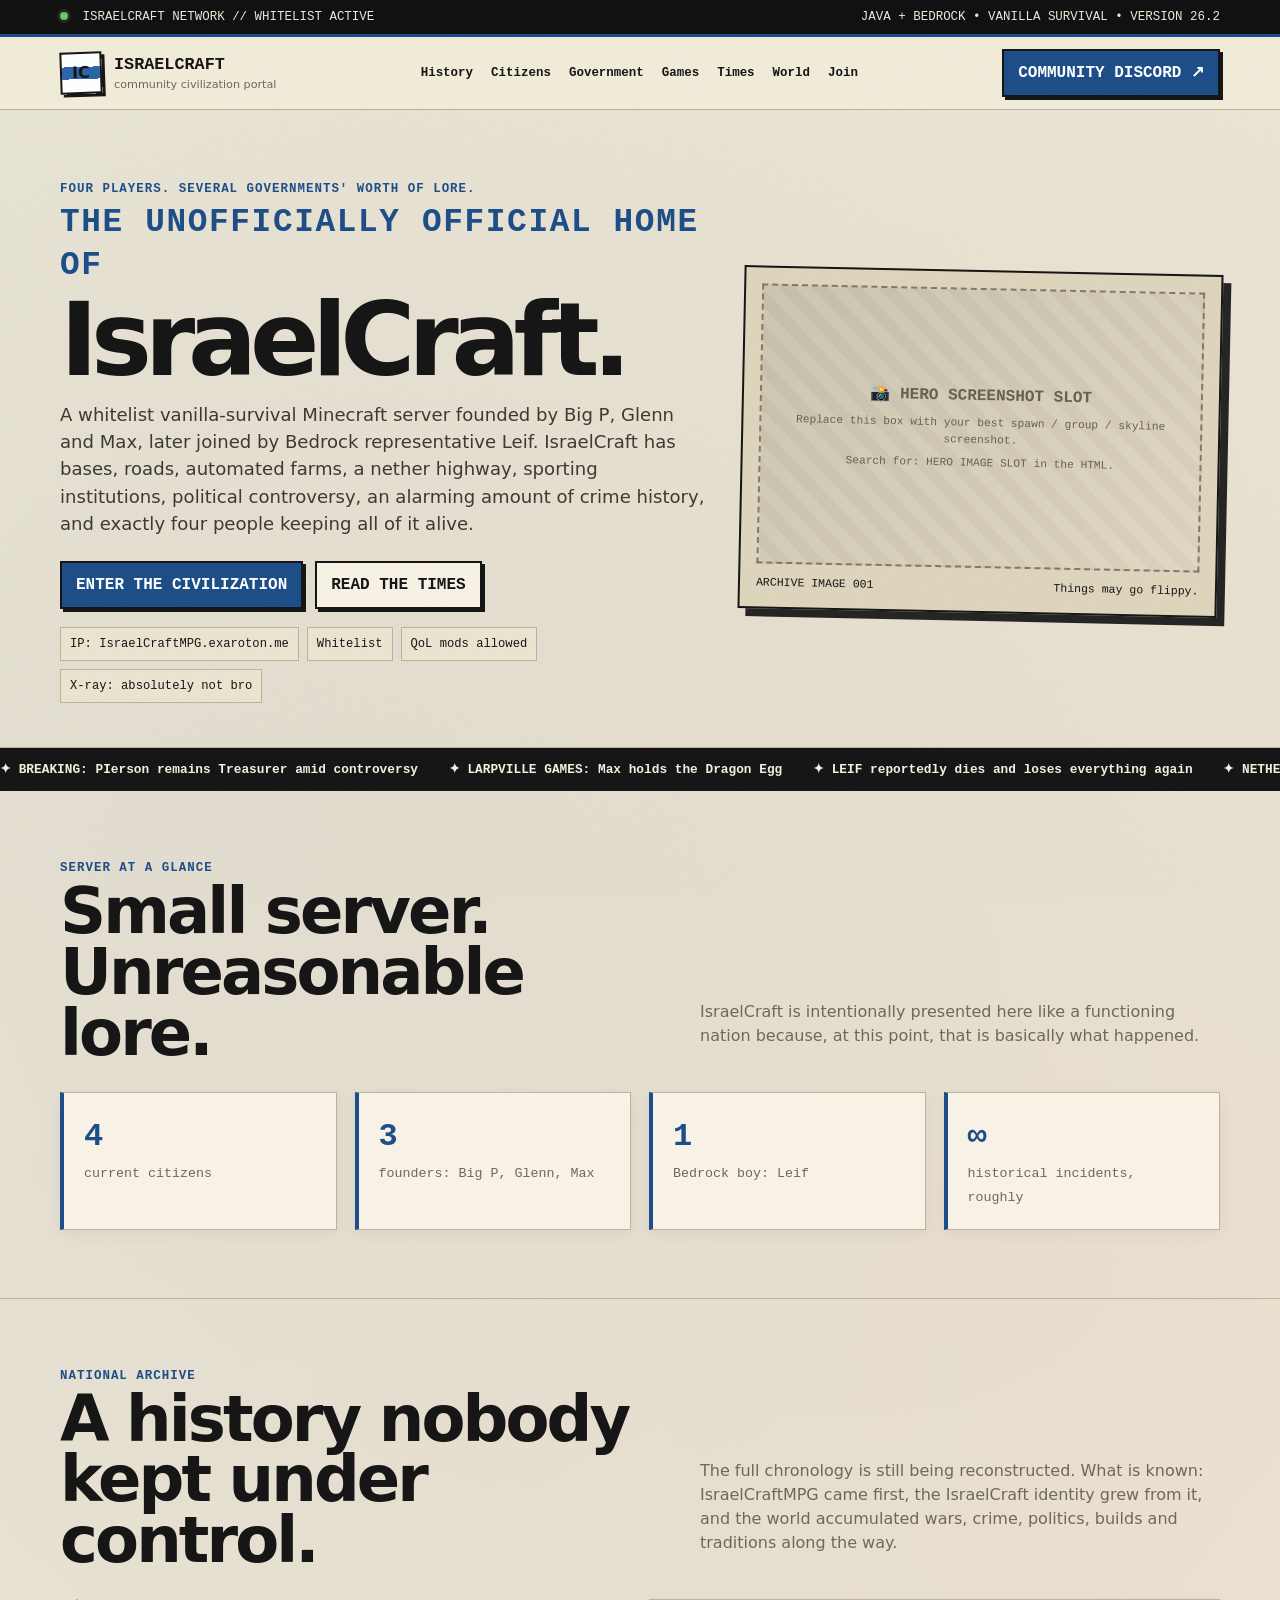
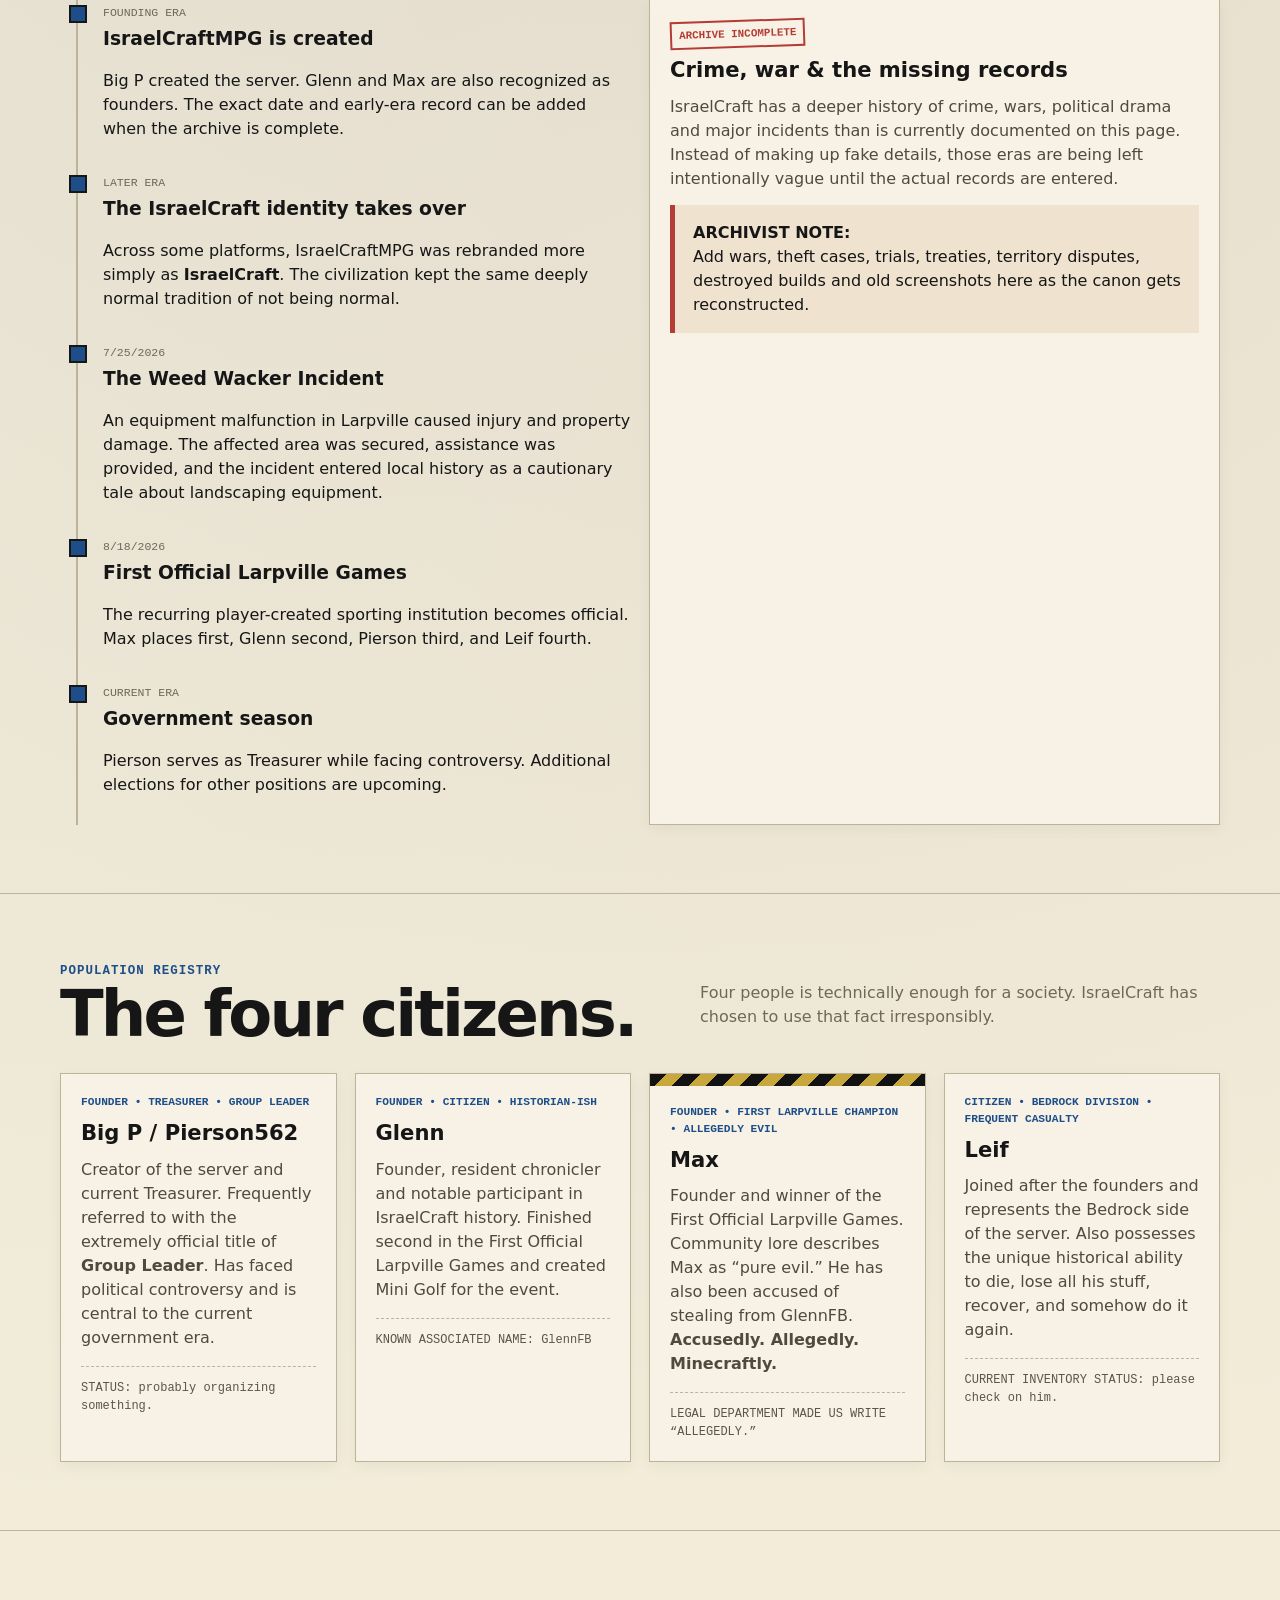
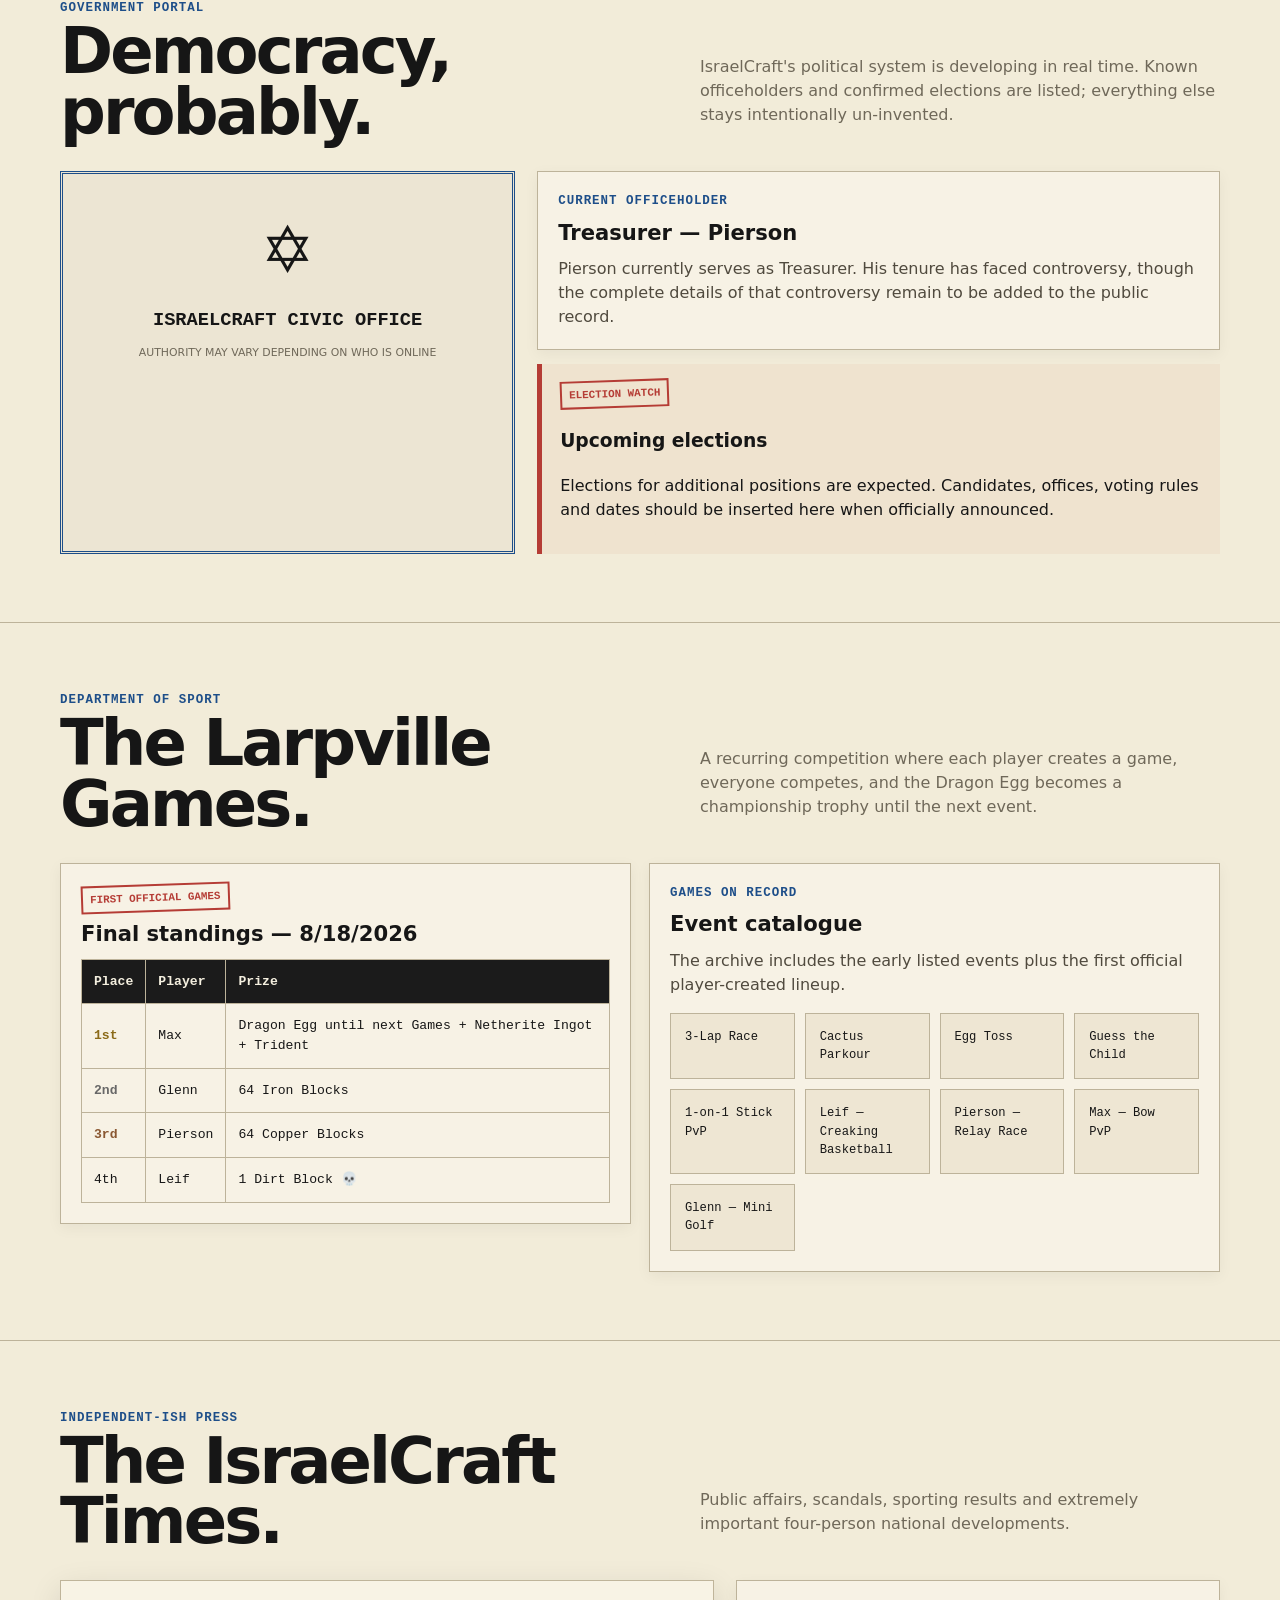
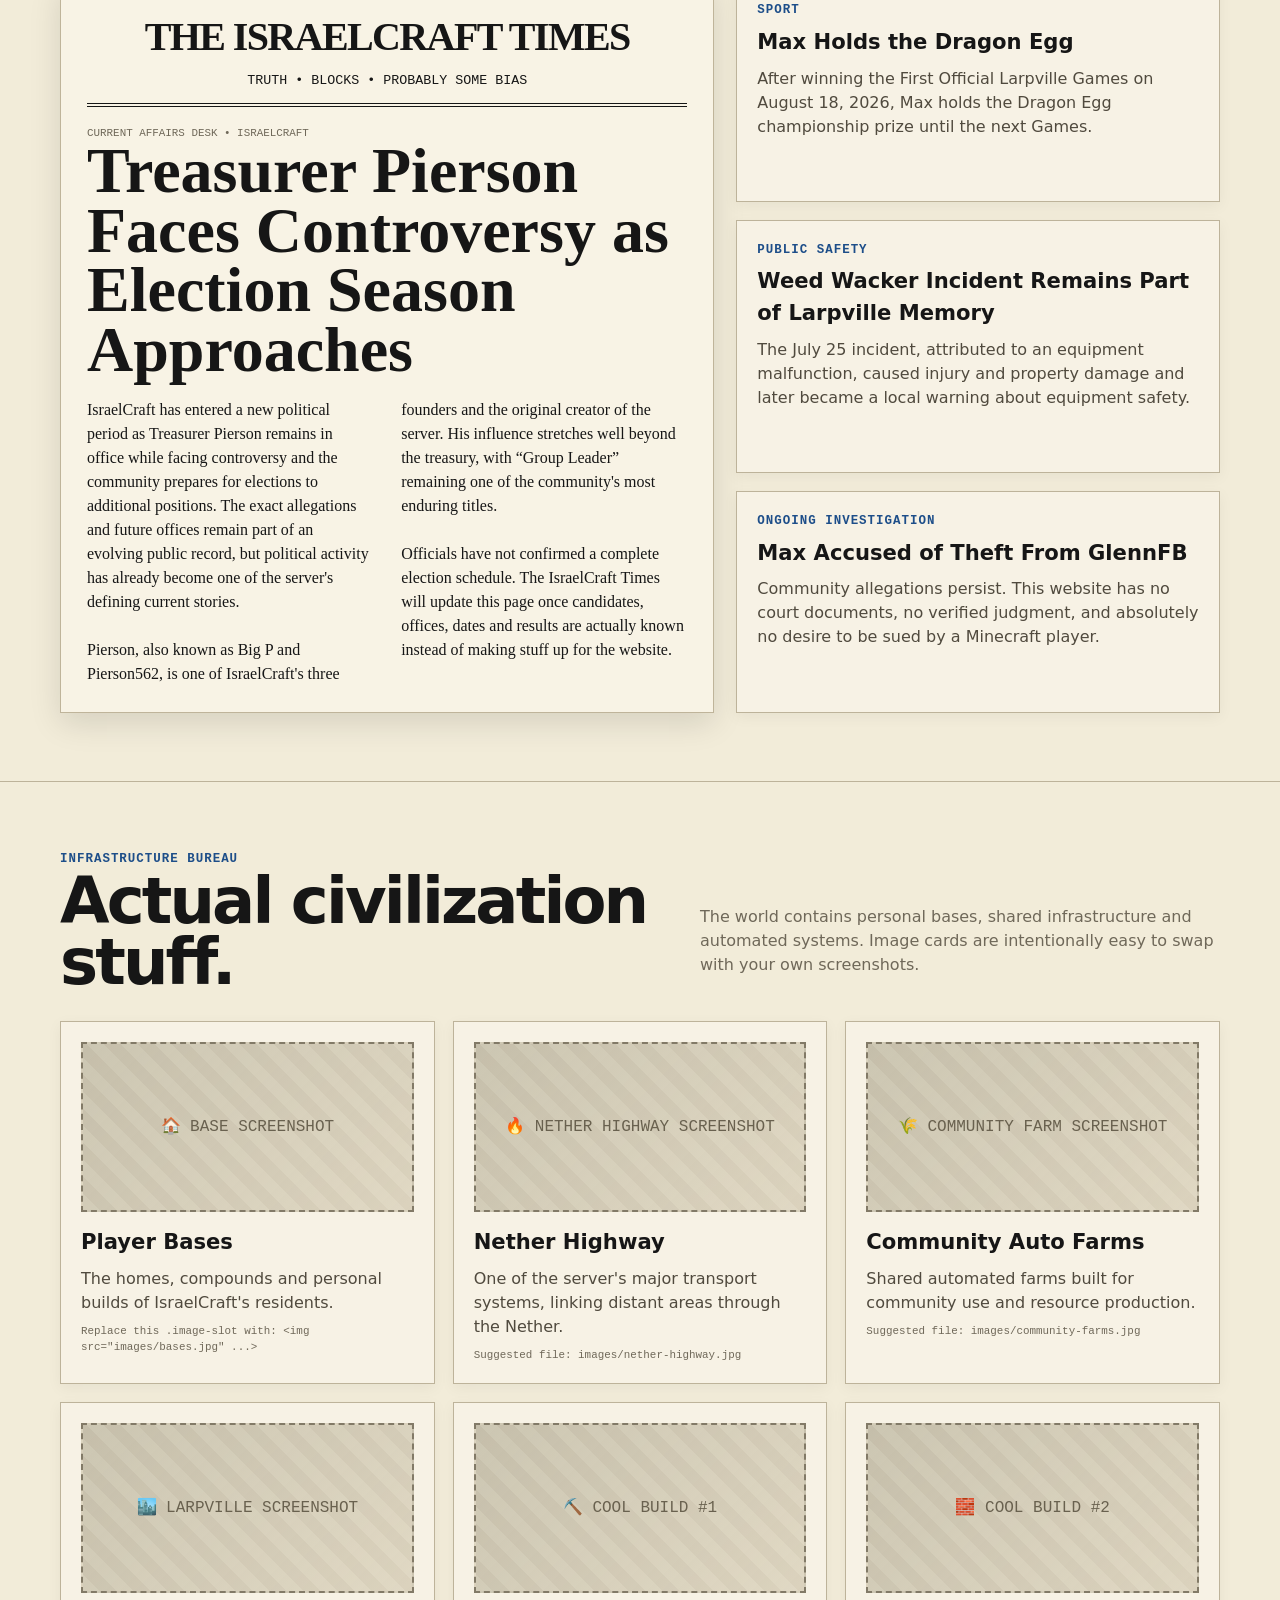
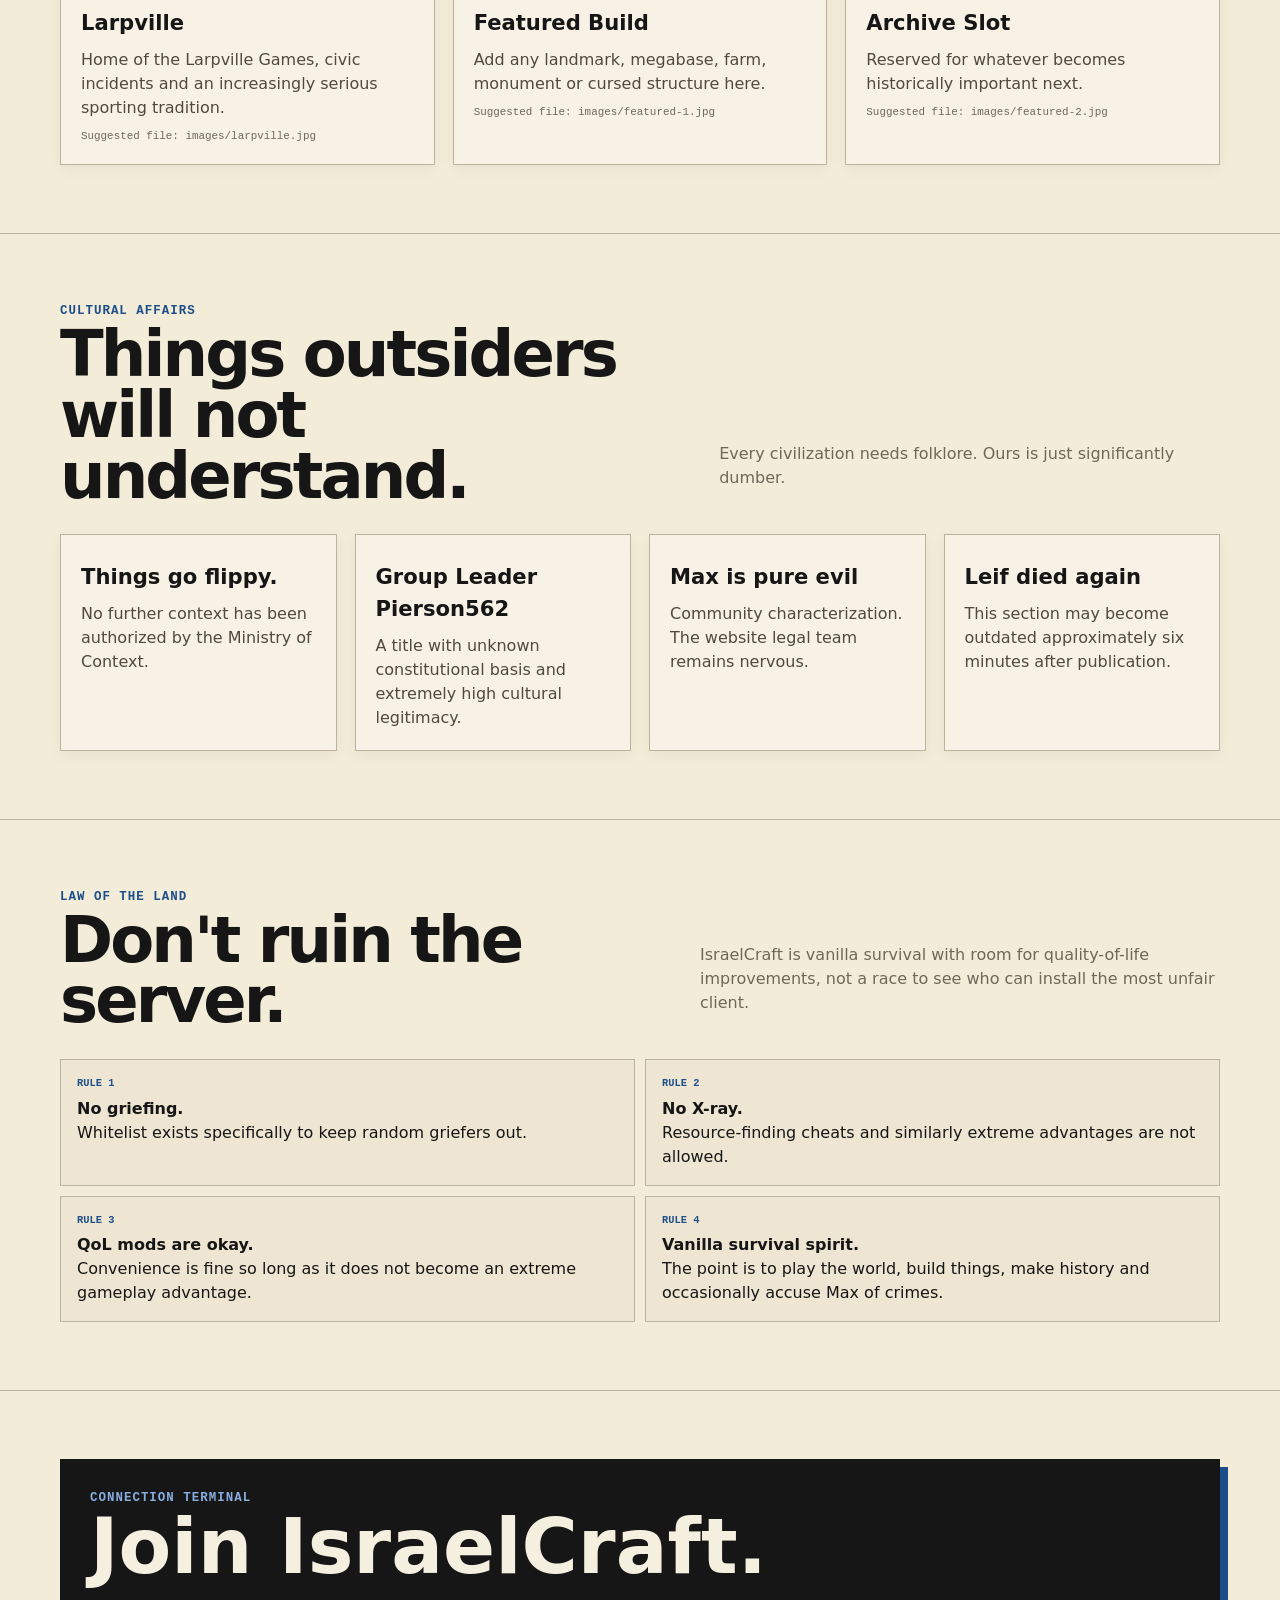
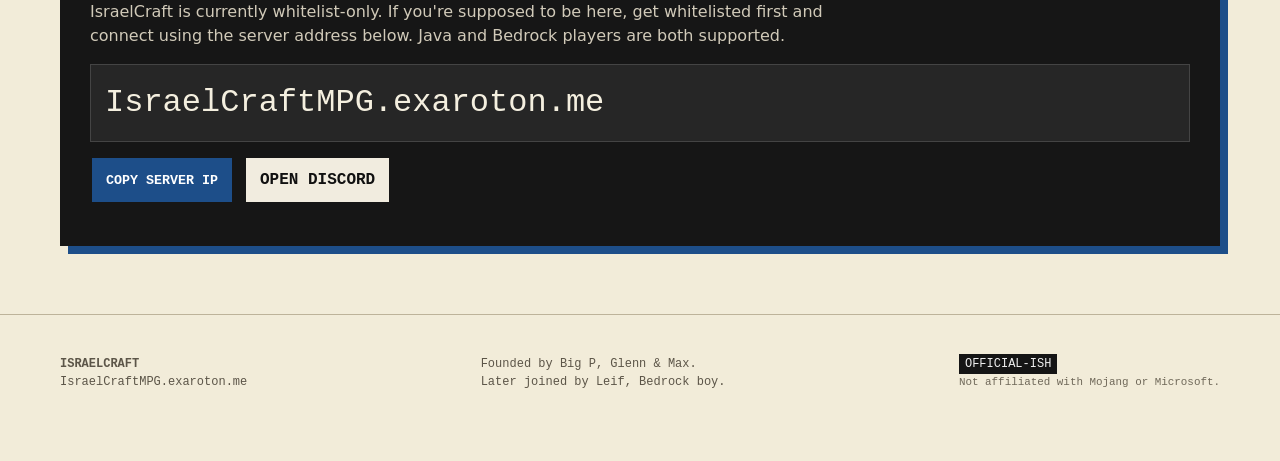
<file: index(2).html>
<!DOCTYPE html>
<html lang="en">
<head>
<meta charset="UTF-8" />
<meta name="viewport" content="width=device-width, initial-scale=1.0" />
<title>IsraelCraft — Official Community Hub</title>
<meta name="description" content="The official community hub for IsraelCraft, a small vanilla survival Minecraft civilization with a disproportionately large amount of history." />
<style>
  :root{
    --ink:#161616;
    --paper:#f2ecd9;
    --paper2:#e7dec3;
    --blue:#1d4e89;
    --blue2:#356fba;
    --red:#b53c35;
    --green:#456b43;
    --gold:#c49a47;
    --muted:#6f6859;
    --line:#bdb39a;
    --card:#f7f2e5;
    --shadow:0 10px 30px rgba(0,0,0,.12);
    --pixel:"Courier New", ui-monospace, monospace;
    --sans:Inter, ui-sans-serif, system-ui, -apple-system, BlinkMacSystemFont, "Segoe UI", sans-serif;
  }

  *{box-sizing:border-box}
  html{scroll-behavior:smooth}
  body{
    margin:0;
    color:var(--ink);
    background:
      radial-gradient(circle at 15% 10%, rgba(29,78,137,.07), transparent 30%),
      radial-gradient(circle at 80% 15%, rgba(181,60,53,.05), transparent 25%),
      var(--paper);
    font-family:var(--sans);
    line-height:1.5;
  }

  body::before{
    content:"";
    position:fixed;
    inset:0;
    pointer-events:none;
    opacity:.17;
    background-image:url("data:image/svg+xml,%3Csvg xmlns='http://www.w3.org/2000/svg' width='90' height='90' viewBox='0 0 90 90'%3E%3Cfilter id='n'%3E%3CfeTurbulence type='fractalNoise' baseFrequency='.9' numOctaves='4' stitchTiles='stitch'/%3E%3C/filter%3E%3Crect width='100%25' height='100%25' filter='url(%23n)' opacity='.2'/%3E%3C/svg%3E");
    mix-blend-mode:multiply;
    z-index:999;
  }

  a{color:inherit}
  .wrap{width:min(1160px, calc(100% - 32px)); margin:auto}
  .eyebrow{
    font-family:var(--pixel);
    letter-spacing:.08em;
    text-transform:uppercase;
    font-size:.78rem;
    color:var(--blue);
    font-weight:800;
  }

  .topbar{
    background:#111;
    color:#eee8d8;
    font-family:var(--pixel);
    font-size:.78rem;
    border-bottom:3px solid var(--blue);
  }
  .topbar .wrap{
    min-height:34px;
    display:flex;
    align-items:center;
    justify-content:space-between;
    gap:14px;
    flex-wrap:wrap;
  }
  .blink{
    display:inline-block;
    width:8px;height:8px;border-radius:50%;
    background:#72c46f;
    box-shadow:0 0 0 3px rgba(114,196,111,.15);
    margin-right:7px;
  }

  header{
    border-bottom:1px solid var(--line);
    background:rgba(242,236,217,.94);
    backdrop-filter:blur(7px);
    position:sticky; top:0; z-index:20;
  }
  nav{
    display:flex;
    align-items:center;
    justify-content:space-between;
    min-height:72px;
    gap:20px;
  }
  .brand{
    display:flex; align-items:center; gap:12px;
    text-decoration:none;
  }
  .brand-mark{
    width:42px;height:42px;
    border:2px solid var(--ink);
    display:grid;place-items:center;
    font-weight:900;
    background:
      linear-gradient(#fff 0 34%, #2d65a8 34% 66%, #fff 66%);
    box-shadow:3px 3px 0 var(--ink);
    transform:rotate(-2deg);
  }
  .brand strong{font-family:var(--pixel); font-size:1.05rem}
  .brand small{display:block;color:var(--muted);font-size:.7rem}
  .navlinks{display:flex;gap:18px;align-items:center;flex-wrap:wrap}
  .navlinks a{
    text-decoration:none;
    font-family:var(--pixel);
    font-size:.78rem;
    font-weight:700;
  }
  .navlinks a:hover{color:var(--blue)}
  .btn{
    border:2px solid var(--ink);
    padding:10px 14px;
    background:var(--card);
    box-shadow:3px 3px 0 var(--ink);
    text-decoration:none;
    font-family:var(--pixel);
    font-weight:800;
    display:inline-block;
    cursor:pointer;
    transition:.12s ease;
  }
  .btn:hover{transform:translate(2px,2px);box-shadow:1px 1px 0 var(--ink)}
  .btn.primary{background:var(--blue);color:white}
  .btn.red{background:var(--red);color:white}

  .hero{
    padding:70px 0 44px;
  }
  .hero-grid{
    display:grid;
    grid-template-columns:1.15fr .85fr;
    gap:34px;
    align-items:center;
  }
  h1{
    margin:.2rem 0 1rem;
    font-size:clamp(3.2rem,8vw,7.2rem);
    line-height:.84;
    letter-spacing:-.07em;
  }
  h1 span{
    display:block;
    color:var(--blue);
    font-family:var(--pixel);
    font-size:.32em;
    line-height:1.3;
    letter-spacing:.05em;
    text-transform:uppercase;
    margin-bottom:10px;
  }
  .hero-copy{
    font-size:1.13rem;
    max-width:720px;
    color:#3f3a31;
  }
  .hero-actions{display:flex;gap:12px;flex-wrap:wrap;margin-top:24px}
  .server-strip{
    display:flex;flex-wrap:wrap;gap:8px;margin-top:18px;
    font-family:var(--pixel);font-size:.76rem;
  }
  .chip{border:1px solid var(--line);background:#ebe4d0;padding:7px 9px}

  .poster{
    background:#ded5bd;
    border:2px solid var(--ink);
    box-shadow:8px 8px 0 #252525;
    padding:16px;
    transform:rotate(1.2deg);
  }
  .image-slot{
    min-height:280px;
    border:2px dashed #827a67;
    background:
      linear-gradient(135deg,rgba(29,78,137,.07),rgba(255,255,255,.2)),
      repeating-linear-gradient(45deg,#d9cfb5,#d9cfb5 12px,#d2c7ad 12px,#d2c7ad 24px);
    display:grid;place-items:center;
    text-align:center;padding:20px;
    font-family:var(--pixel);
    color:#69614f;
  }
  .image-slot small{display:block;margin-top:7px;font-size:.7rem}
  .poster-note{
    display:flex;justify-content:space-between;gap:12px;
    margin-top:10px;font-family:var(--pixel);font-size:.72rem;
  }

  .ticker{
    border-block:2px solid var(--ink);
    background:#161616;color:#f5f0df;
    overflow:hidden;
    white-space:nowrap;
  }
  .ticker-track{
    display:inline-block;
    padding:10px 0;
    animation:scroll 34s linear infinite;
    font-family:var(--pixel);
    font-weight:800;
    font-size:.8rem;
  }
  @keyframes scroll{to{transform:translateX(-50%)}}

  section{padding:68px 0;border-bottom:1px solid var(--line)}
  .section-head{
    display:flex;align-items:end;justify-content:space-between;gap:20px;margin-bottom:28px;
  }
  .section-head h2{
    margin:.2rem 0 0;
    font-size:clamp(2rem,5vw,4.6rem);
    line-height:.95;letter-spacing:-.045em;
  }
  .section-head p{max-width:520px;color:var(--muted)}

  .grid{display:grid;gap:18px}
  .grid.three{grid-template-columns:repeat(3,1fr)}
  .grid.four{grid-template-columns:repeat(4,1fr)}
  .grid.two{grid-template-columns:repeat(2,1fr)}
  .card{
    border:1px solid var(--line);
    background:var(--card);
    padding:20px;
    box-shadow:0 4px 14px rgba(0,0,0,.05);
  }
  .card h3{margin:6px 0 9px;font-size:1.32rem}
  .card p{margin:0;color:#504a3e}
  .stamp{
    display:inline-block;
    font-family:var(--pixel);
    font-size:.68rem;
    border:2px solid currentColor;
    padding:4px 7px;
    transform:rotate(-2deg);
    color:var(--red);
    text-transform:uppercase;
    font-weight:900;
  }

  .stat{
    font-family:var(--pixel);
    border-left:4px solid var(--blue);
  }
  .stat b{font-size:2rem;display:block;color:var(--blue)}
  .stat small{color:var(--muted)}

  .timeline{position:relative;margin-left:9px}
  .timeline::before{
    content:"";position:absolute;left:7px;top:0;bottom:0;width:2px;background:var(--line);
  }
  .event{position:relative;padding-left:34px;margin:0 0 28px}
  .event::before{
    content:"";position:absolute;left:0;top:6px;width:14px;height:14px;background:var(--blue);border:2px solid var(--ink);
  }
  .event time{font-family:var(--pixel);font-size:.72rem;color:var(--muted)}
  .event h3{margin:2px 0 6px}

  .player{
    position:relative;
    min-height:230px;
  }
  .player .role{
    font-family:var(--pixel);font-size:.7rem;color:var(--blue);font-weight:800;text-transform:uppercase;
  }
  .player .quote{
    border-top:1px dashed var(--line);
    margin-top:16px;padding-top:12px;
    font-family:var(--pixel);font-size:.75rem;color:#5b5548;
  }
  .danger-tape{
    background:repeating-linear-gradient(135deg,#121212,#121212 12px,#c8a73d 12px,#c8a73d 24px);
    height:12px;margin:-20px -20px 18px;
  }

  .gov-grid{
    display:grid;grid-template-columns:.8fr 1.2fr;gap:22px;
  }
  .seal{
    border:3px double var(--blue);
    background:#ece5d3;padding:28px;
    text-align:center;
  }
  .seal .big{font-size:4rem}
  .seal h3{font-family:var(--pixel);margin:8px 0}
  .notice{
    border-left:5px solid var(--red);
    padding:16px 18px;
    background:#efe3cf;
    margin-top:14px;
  }

  .scoreboard{
    width:100%;border-collapse:collapse;background:var(--card);
    font-family:var(--pixel);font-size:.82rem;
  }
  .scoreboard th,.scoreboard td{
    border:1px solid var(--line);padding:12px;text-align:left;
  }
  .scoreboard th{background:#1b1b1b;color:#f4efdf}
  .medal{font-weight:900}
  .first{color:#8b6b19}.second{color:#686868}.third{color:#8a5832}

  .games-list{
    display:grid;grid-template-columns:repeat(4,1fr);gap:10px;margin-top:16px;
  }
  .game{
    border:1px solid var(--line);padding:14px;background:#eee6d3;
    font-family:var(--pixel);font-size:.76rem;
  }

  .news-grid{
    display:grid;grid-template-columns:1.15fr .85fr;gap:22px;
  }
  .paper{
    background:#f8f3e5;border:1px solid #bfb49a;padding:26px;
    box-shadow:var(--shadow);
  }
  .paper-masthead{
    text-align:center;border-bottom:4px double var(--ink);padding-bottom:12px;margin-bottom:18px;
  }
  .paper-masthead h3{
    font-family:Georgia,serif;font-size:2.5rem;margin:0;letter-spacing:-.04em;
  }
  .paper-masthead small{font-family:var(--pixel)}
  .headline{
    font-family:Georgia,serif;
    font-size:clamp(2rem,5vw,4rem);
    line-height:.93;margin:0 0 12px;
  }
  .byline{font-family:var(--pixel);font-size:.68rem;color:var(--muted)}
  .columns{
    column-count:2;column-gap:28px;
    margin-top:18px;font-family:Georgia,serif;
  }

  .build-card .image-slot{min-height:170px;margin-bottom:14px}
  .build-card code{
    display:block;margin-top:8px;font-size:.68rem;color:var(--muted);
    white-space:normal;
  }

  .rules{
    counter-reset:rule;
    display:grid;grid-template-columns:repeat(2,1fr);gap:10px;
  }
  .rule{
    counter-increment:rule;
    padding:16px;border:1px solid var(--line);background:#eee6d2;
  }
  .rule::before{
    content:"RULE " counter(rule);
    display:block;font-family:var(--pixel);font-size:.65rem;color:var(--blue);font-weight:900;margin-bottom:5px;
  }

  .join-box{
    border:2px solid var(--ink);background:#161616;color:#f4efdf;padding:28px;
    box-shadow:8px 8px 0 var(--blue);
  }
  .ip{
    font-family:var(--pixel);font-size:clamp(1.1rem,3vw,2rem);
    overflow-wrap:anywhere;
    background:#262626;border:1px solid #444;padding:14px;margin:14px 0;
  }

  footer{padding:40px 0 70px;font-family:var(--pixel);font-size:.75rem;color:#5c5548}
  footer .wrap{display:flex;justify-content:space-between;gap:20px;flex-wrap:wrap}
  .tiny{font-size:.68rem;color:var(--muted)}

  .flip{
    display:inline-block;
    transition:transform .2s ease;
  }
  .flip:hover{transform:rotate(180deg)}
  .classified{
    background:#151515;color:#eee;padding:3px 6px;font-family:var(--pixel);
  }

  @media (max-width:900px){
    .hero-grid,.news-grid,.gov-grid{grid-template-columns:1fr}
    .grid.four{grid-template-columns:repeat(2,1fr)}
    .grid.three{grid-template-columns:1fr}
    .games-list{grid-template-columns:repeat(2,1fr)}
    .navlinks{display:none}
  }
  @media (max-width:620px){
    .grid.two,.grid.four,.rules{grid-template-columns:1fr}
    .games-list{grid-template-columns:1fr}
    .columns{column-count:1}
    .hero{padding-top:42px}
    h1{font-size:3.8rem}
  }
</style>
</head>
<body>

<div class="topbar">
  <div class="wrap">
    <div><span class="blink"></span> ISRAELCRAFT NETWORK // WHITELIST ACTIVE</div>
    <div>JAVA + BEDROCK • VANILLA SURVIVAL • VERSION 26.2</div>
  </div>
</div>

<header>
  <div class="wrap">
    <nav>
      <a href="#home" class="brand">
        <div class="brand-mark">IC</div>
        <div><strong>ISRAELCRAFT</strong><small>community civilization portal</small></div>
      </a>
      <div class="navlinks">
        <a href="#history">History</a>
        <a href="#people">Citizens</a>
        <a href="#government">Government</a>
        <a href="#games">Games</a>
        <a href="#news">Times</a>
        <a href="#builds">World</a>
        <a href="#join">Join</a>
      </div>
      <a class="btn primary" href="https://discord.gg/fUkshKDKEz" target="_blank" rel="noopener">COMMUNITY DISCORD ↗</a>
    </nav>
  </div>
</header>

<main id="home">

<section class="hero">
  <div class="wrap hero-grid">
    <div>
      <div class="eyebrow">Four players. Several governments' worth of lore.</div>
      <h1><span>The unofficially official home of</span>IsraelCraft.</h1>
      <p class="hero-copy">
        A whitelist vanilla-survival Minecraft server founded by Big P, Glenn and Max,
        later joined by Bedrock representative Leif. IsraelCraft has bases, roads,
        automated farms, a nether highway, sporting institutions, political controversy,
        an alarming amount of crime history, and exactly four people keeping all of it alive.
      </p>
      <div class="hero-actions">
        <a href="#join" class="btn primary">ENTER THE CIVILIZATION</a>
        <a href="#news" class="btn">READ THE TIMES</a>
      </div>
      <div class="server-strip">
        <span class="chip">IP: IsraelCraftMPG.exaroton.me</span>
        <span class="chip">Whitelist</span>
        <span class="chip">QoL mods allowed</span>
        <span class="chip">X-ray: absolutely not bro</span>
      </div>
    </div>

    <div class="poster">
      <div class="image-slot">
        <div>
          <strong>📸 HERO SCREENSHOT SLOT</strong>
          <small>Replace this box with your best spawn / group / skyline screenshot.</small>
          <small>Search for: HERO IMAGE SLOT in the HTML.</small>
        </div>
      </div>
      <div class="poster-note">
        <span>ARCHIVE IMAGE 001</span>
        <span>Things may go flippy.</span>
      </div>
    </div>
  </div>
</section>

<div class="ticker">
  <div class="ticker-track">
    ✦ BREAKING: PIerson remains Treasurer amid controversy &nbsp;&nbsp; ✦ LARPVILLE GAMES: Max holds the Dragon Egg &nbsp;&nbsp; ✦ LEIF reportedly dies and loses everything again &nbsp;&nbsp; ✦ NETHER HIGHWAY remains extremely useful &nbsp;&nbsp; ✦ MAX accused of stealing from GlennFB — allegedly &nbsp;&nbsp; ✦ GROUP LEADER PIERSON562 continues group-leading activities &nbsp;&nbsp;
    ✦ BREAKING: PIerson remains Treasurer amid controversy &nbsp;&nbsp; ✦ LARPVILLE GAMES: Max holds the Dragon Egg &nbsp;&nbsp; ✦ LEIF reportedly dies and loses everything again &nbsp;&nbsp; ✦ NETHER HIGHWAY remains extremely useful &nbsp;&nbsp; ✦ MAX accused of stealing from GlennFB — allegedly &nbsp;&nbsp; ✦ GROUP LEADER PIERSON562 continues group-leading activities &nbsp;&nbsp;
  </div>
</div>

<section>
  <div class="wrap">
    <div class="section-head">
      <div><div class="eyebrow">Server at a glance</div><h2>Small server.<br>Unreasonable lore.</h2></div>
      <p>IsraelCraft is intentionally presented here like a functioning nation because, at this point, that is basically what happened.</p>
    </div>
    <div class="grid four">
      <div class="card stat"><b>4</b><small>current citizens</small></div>
      <div class="card stat"><b>3</b><small>founders: Big P, Glenn, Max</small></div>
      <div class="card stat"><b>1</b><small>Bedrock boy: Leif</small></div>
      <div class="card stat"><b>∞</b><small>historical incidents, roughly</small></div>
    </div>
  </div>
</section>

<section id="history">
  <div class="wrap">
    <div class="section-head">
      <div><div class="eyebrow">National archive</div><h2>A history nobody<br>kept under control.</h2></div>
      <p>The full chronology is still being reconstructed. What is known: IsraelCraftMPG came first, the IsraelCraft identity grew from it, and the world accumulated wars, crime, politics, builds and traditions along the way.</p>
    </div>

    <div class="grid two">
      <div class="timeline">
        <div class="event">
          <time>FOUNDING ERA</time>
          <h3>IsraelCraftMPG is created</h3>
          <p>Big P created the server. Glenn and Max are also recognized as founders. The exact date and early-era record can be added when the archive is complete.</p>
        </div>
        <div class="event">
          <time>LATER ERA</time>
          <h3>The IsraelCraft identity takes over</h3>
          <p>Across some platforms, IsraelCraftMPG was rebranded more simply as <strong>IsraelCraft</strong>. The civilization kept the same deeply normal tradition of not being normal.</p>
        </div>
        <div class="event">
          <time>7/25/2026</time>
          <h3>The Weed Wacker Incident</h3>
          <p>An equipment malfunction in Larpville caused injury and property damage. The affected area was secured, assistance was provided, and the incident entered local history as a cautionary tale about landscaping equipment.</p>
        </div>
        <div class="event">
          <time>8/18/2026</time>
          <h3>First Official Larpville Games</h3>
          <p>The recurring player-created sporting institution becomes official. Max places first, Glenn second, Pierson third, and Leif fourth.</p>
        </div>
        <div class="event">
          <time>CURRENT ERA</time>
          <h3>Government season</h3>
          <p>Pierson serves as Treasurer while facing controversy. Additional elections for other positions are upcoming.</p>
        </div>
      </div>

      <div class="card">
        <div class="stamp">Archive incomplete</div>
        <h3>Crime, war & the missing records</h3>
        <p>
          IsraelCraft has a deeper history of crime, wars, political drama and major incidents than is currently documented on this page.
          Instead of making up fake details, those eras are being left intentionally vague until the actual records are entered.
        </p>
        <div class="notice">
          <strong>ARCHIVIST NOTE:</strong><br>
          Add wars, theft cases, trials, treaties, territory disputes, destroyed builds and old screenshots here as the canon gets reconstructed.
        </div>
      </div>
    </div>
  </div>
</section>

<section id="people">
  <div class="wrap">
    <div class="section-head">
      <div><div class="eyebrow">Population registry</div><h2>The four citizens.</h2></div>
      <p>Four people is technically enough for a society. IsraelCraft has chosen to use that fact irresponsibly.</p>
    </div>

    <div class="grid four">
      <article class="card player">
        <div class="role">Founder • Treasurer • Group Leader</div>
        <h3>Big P / Pierson562</h3>
        <p>Creator of the server and current Treasurer. Frequently referred to with the extremely official title of <strong>Group Leader</strong>. Has faced political controversy and is central to the current government era.</p>
        <div class="quote">STATUS: probably organizing something.</div>
      </article>

      <article class="card player">
        <div class="role">Founder • Citizen • Historian-ish</div>
        <h3>Glenn</h3>
        <p>Founder, resident chronicler and notable participant in IsraelCraft history. Finished second in the First Official Larpville Games and created Mini Golf for the event.</p>
        <div class="quote">KNOWN ASSOCIATED NAME: GlennFB</div>
      </article>

      <article class="card player">
        <div class="danger-tape"></div>
        <div class="role">Founder • First Larpville Champion • Allegedly Evil</div>
        <h3>Max</h3>
        <p>Founder and winner of the First Official Larpville Games. Community lore describes Max as “pure evil.” He has also been accused of stealing from GlennFB. <strong>Accusedly. Allegedly. Minecraftly.</strong></p>
        <div class="quote">LEGAL DEPARTMENT MADE US WRITE “ALLEGEDLY.”</div>
      </article>

      <article class="card player">
        <div class="role">Citizen • Bedrock Division • Frequent Casualty</div>
        <h3>Leif</h3>
        <p>Joined after the founders and represents the Bedrock side of the server. Also possesses the unique historical ability to die, lose all his stuff, recover, and somehow do it again.</p>
        <div class="quote">CURRENT INVENTORY STATUS: please check on him.</div>
      </article>
    </div>
  </div>
</section>

<section id="government">
  <div class="wrap">
    <div class="section-head">
      <div><div class="eyebrow">Government portal</div><h2>Democracy, probably.</h2></div>
      <p>IsraelCraft's political system is developing in real time. Known officeholders and confirmed elections are listed; everything else stays intentionally un-invented.</p>
    </div>

    <div class="gov-grid">
      <div class="seal">
        <div class="big">✡</div>
        <h3>ISRAELCRAFT CIVIC OFFICE</h3>
        <p class="tiny">AUTHORITY MAY VARY DEPENDING ON WHO IS ONLINE</p>
      </div>
      <div>
        <div class="card">
          <div class="eyebrow">Current officeholder</div>
          <h3>Treasurer — Pierson</h3>
          <p>Pierson currently serves as Treasurer. His tenure has faced controversy, though the complete details of that controversy remain to be added to the public record.</p>
        </div>
        <div class="notice">
          <span class="stamp">Election watch</span>
          <h3>Upcoming elections</h3>
          <p>Elections for additional positions are expected. Candidates, offices, voting rules and dates should be inserted here when officially announced.</p>
        </div>
      </div>
    </div>
  </div>
</section>

<section id="games">
  <div class="wrap">
    <div class="section-head">
      <div><div class="eyebrow">Department of sport</div><h2>The Larpville Games.</h2></div>
      <p>A recurring competition where each player creates a game, everyone competes, and the Dragon Egg becomes a championship trophy until the next event.</p>
    </div>

    <div class="grid two">
      <div>
        <div class="card">
          <span class="stamp">First official games</span>
          <h3>Final standings — 8/18/2026</h3>
          <table class="scoreboard">
            <thead><tr><th>Place</th><th>Player</th><th>Prize</th></tr></thead>
            <tbody>
              <tr><td class="medal first">1st</td><td>Max</td><td>Dragon Egg until next Games + Netherite Ingot + Trident</td></tr>
              <tr><td class="medal second">2nd</td><td>Glenn</td><td>64 Iron Blocks</td></tr>
              <tr><td class="medal third">3rd</td><td>Pierson</td><td>64 Copper Blocks</td></tr>
              <tr><td>4th</td><td>Leif</td><td>1 Dirt Block 💀</td></tr>
            </tbody>
          </table>
        </div>
      </div>

      <div class="card">
        <div class="eyebrow">Games on record</div>
        <h3>Event catalogue</h3>
        <p>The archive includes the early listed events plus the first official player-created lineup.</p>
        <div class="games-list">
          <div class="game">3-Lap Race</div>
          <div class="game">Cactus Parkour</div>
          <div class="game">Egg Toss</div>
          <div class="game">Guess the Child</div>
          <div class="game">1-on-1 Stick PvP</div>
          <div class="game">Leif — Creaking Basketball</div>
          <div class="game">Pierson — Relay Race</div>
          <div class="game">Max — Bow PvP</div>
          <div class="game">Glenn — Mini Golf</div>
        </div>
      </div>
    </div>
  </div>
</section>

<section id="news">
  <div class="wrap">
    <div class="section-head">
      <div><div class="eyebrow">Independent-ish press</div><h2>The IsraelCraft Times.</h2></div>
      <p>Public affairs, scandals, sporting results and extremely important four-person national developments.</p>
    </div>

    <div class="news-grid">
      <article class="paper">
        <div class="paper-masthead">
          <h3>THE ISRAELCRAFT TIMES</h3>
          <small>TRUTH • BLOCKS • PROBABLY SOME BIAS</small>
        </div>
        <div class="byline">CURRENT AFFAIRS DESK • ISRAELCRAFT</div>
        <h3 class="headline">Treasurer Pierson Faces Controversy as Election Season Approaches</h3>
        <div class="columns">
          IsraelCraft has entered a new political period as Treasurer Pierson remains in office while facing controversy and the community prepares for elections to additional positions.
          The exact allegations and future offices remain part of an evolving public record, but political activity has already become one of the server's defining current stories.
          <br><br>
          Pierson, also known as Big P and Pierson562, is one of IsraelCraft's three founders and the original creator of the server. His influence stretches well beyond the treasury, with “Group Leader” remaining one of the community's most enduring titles.
          <br><br>
          Officials have not confirmed a complete election schedule. The IsraelCraft Times will update this page once candidates, offices, dates and results are actually known instead of making stuff up for the website.
        </div>
      </article>

      <div class="grid">
        <article class="card">
          <div class="eyebrow">Sport</div>
          <h3>Max Holds the Dragon Egg</h3>
          <p>After winning the First Official Larpville Games on August 18, 2026, Max holds the Dragon Egg championship prize until the next Games.</p>
        </article>
        <article class="card">
          <div class="eyebrow">Public safety</div>
          <h3>Weed Wacker Incident Remains Part of Larpville Memory</h3>
          <p>The July 25 incident, attributed to an equipment malfunction, caused injury and property damage and later became a local warning about equipment safety.</p>
        </article>
        <article class="card">
          <div class="eyebrow">Ongoing investigation</div>
          <h3>Max Accused of Theft From GlennFB</h3>
          <p>Community allegations persist. This website has no court documents, no verified judgment, and absolutely no desire to be sued by a Minecraft player.</p>
        </article>
      </div>
    </div>
  </div>
</section>

<section id="builds">
  <div class="wrap">
    <div class="section-head">
      <div><div class="eyebrow">Infrastructure bureau</div><h2>Actual civilization stuff.</h2></div>
      <p>The world contains personal bases, shared infrastructure and automated systems. Image cards are intentionally easy to swap with your own screenshots.</p>
    </div>

    <div class="grid three">
      <article class="card build-card">
        <div class="image-slot">🏠 BASE SCREENSHOT</div>
        <h3>Player Bases</h3>
        <p>The homes, compounds and personal builds of IsraelCraft's residents.</p>
        <code>Replace this .image-slot with: &lt;img src="images/bases.jpg" ...&gt;</code>
      </article>

      <article class="card build-card">
        <div class="image-slot">🔥 NETHER HIGHWAY SCREENSHOT</div>
        <h3>Nether Highway</h3>
        <p>One of the server's major transport systems, linking distant areas through the Nether.</p>
        <code>Suggested file: images/nether-highway.jpg</code>
      </article>

      <article class="card build-card">
        <div class="image-slot">🌾 COMMUNITY FARM SCREENSHOT</div>
        <h3>Community Auto Farms</h3>
        <p>Shared automated farms built for community use and resource production.</p>
        <code>Suggested file: images/community-farms.jpg</code>
      </article>

      <article class="card build-card">
        <div class="image-slot">🏙️ LARPVILLE SCREENSHOT</div>
        <h3>Larpville</h3>
        <p>Home of the Larpville Games, civic incidents and an increasingly serious sporting tradition.</p>
        <code>Suggested file: images/larpville.jpg</code>
      </article>

      <article class="card build-card">
        <div class="image-slot">⛏️ COOL BUILD #1</div>
        <h3>Featured Build</h3>
        <p>Add any landmark, megabase, farm, monument or cursed structure here.</p>
        <code>Suggested file: images/featured-1.jpg</code>
      </article>

      <article class="card build-card">
        <div class="image-slot">🧱 COOL BUILD #2</div>
        <h3>Archive Slot</h3>
        <p>Reserved for whatever becomes historically important next.</p>
        <code>Suggested file: images/featured-2.jpg</code>
      </article>
    </div>
  </div>
</section>

<section>
  <div class="wrap">
    <div class="section-head">
      <div><div class="eyebrow">Cultural affairs</div><h2>Things outsiders<br>will not understand.</h2></div>
      <p>Every civilization needs folklore. Ours is just significantly dumber.</p>
    </div>
    <div class="grid four">
      <div class="card"><h3>Things go <span class="flip">flippy.</span></h3><p>No further context has been authorized by the Ministry of Context.</p></div>
      <div class="card"><h3>Group Leader Pierson562</h3><p>A title with unknown constitutional basis and extremely high cultural legitimacy.</p></div>
      <div class="card"><h3>Max is pure evil</h3><p>Community characterization. The website legal team remains nervous.</p></div>
      <div class="card"><h3>Leif died again</h3><p>This section may become outdated approximately six minutes after publication.</p></div>
    </div>
  </div>
</section>

<section id="rules">
  <div class="wrap">
    <div class="section-head">
      <div><div class="eyebrow">Law of the land</div><h2>Don't ruin the server.</h2></div>
      <p>IsraelCraft is vanilla survival with room for quality-of-life improvements, not a race to see who can install the most unfair client.</p>
    </div>
    <div class="rules">
      <div class="rule"><strong>No griefing.</strong><br>Whitelist exists specifically to keep random griefers out.</div>
      <div class="rule"><strong>No X-ray.</strong><br>Resource-finding cheats and similarly extreme advantages are not allowed.</div>
      <div class="rule"><strong>QoL mods are okay.</strong><br>Convenience is fine so long as it does not become an extreme gameplay advantage.</div>
      <div class="rule"><strong>Vanilla survival spirit.</strong><br>The point is to play the world, build things, make history and occasionally accuse Max of crimes.</div>
    </div>
  </div>
</section>

<section id="join">
  <div class="wrap">
    <div class="join-box">
      <div class="eyebrow" style="color:#87aee0">Connection terminal</div>
      <h2 style="font-size:clamp(2.2rem,6vw,5rem);margin:.2rem 0 10px;line-height:.95">Join IsraelCraft.</h2>
      <p style="max-width:760px;color:#d1cab9">
        IsraelCraft is currently whitelist-only. If you're supposed to be here, get whitelisted first and connect using the server address below. Java and Bedrock players are both supported.
      </p>
      <div class="ip" id="ip">IsraelCraftMPG.exaroton.me</div>
      <div style="display:flex;gap:10px;flex-wrap:wrap">
        <button class="btn primary" onclick="copyIP()">COPY SERVER IP</button>
        <a class="btn" href="https://discord.gg/fUkshKDKEz" target="_blank" rel="noopener" style="background:#f1ecdf;color:#111">OPEN DISCORD</a>
      </div>
      <p id="copyMsg" class="tiny" style="margin-top:12px;color:#8fcd8b"></p>
    </div>
  </div>
</section>

</main>

<footer>
  <div class="wrap">
    <div>
      <strong>ISRAELCRAFT</strong><br>
      IsraelCraftMPG.exaroton.me
    </div>
    <div>
      Founded by Big P, Glenn & Max.<br>
      Later joined by Leif, Bedrock boy.
    </div>
    <div>
      <span class="classified">OFFICIAL-ISH</span><br>
      <span class="tiny">Not affiliated with Mojang or Microsoft.</span>
    </div>
  </div>
</footer>

<script>
  function copyIP(){
    const ip = "IsraelCraftMPG.exaroton.me";
    navigator.clipboard.writeText(ip).then(() => {
      document.getElementById("copyMsg").textContent = "✓ COPIED. Welcome to civilization.";
    }).catch(() => {
      document.getElementById("copyMsg").textContent = "Copy this manually: " + ip;
    });
  }

  // Tiny personality detail: random footer-style status message.
  const statuses = [
    "Leif inventory integrity: questionable",
    "Treasury audit status: awkward",
    "Nether highway traffic: probably fine",
    "Max criminal allegations: allegedly alleged",
    "Group leader systems: operational",
    "Things: potentially flippy"
  ];
  console.log("[IsraelCraft Civic Terminal] " + statuses[Math.floor(Math.random()*statuses.length)]);
</script>

<!--
============================================================
ISRAELCRAFT IMAGE REPLACEMENT GUIDE
============================================================

To replace an image slot, change this:

<div class="image-slot">🏠 BASE SCREENSHOT</div>

to this:

<img src="images/bases.jpg"
     alt="IsraelCraft player bases"
     style="width:100%;height:170px;object-fit:cover;border:2px solid #161616;margin-bottom:14px;">

Recommended folder layout:

index.html
images/
  hero.jpg
  bases.jpg
  nether-highway.jpg
  community-farms.jpg
  larpville.jpg
  featured-1.jpg
  featured-2.jpg

For the large hero screenshot, use something like:

<img src="images/hero.jpg"
     alt="IsraelCraft"
     style="width:100%;min-height:280px;max-height:430px;object-fit:cover;border:2px solid #161616;">

Everything intentionally unknown was kept vague instead of invented.
============================================================
-->
</body>
</html>
</file>
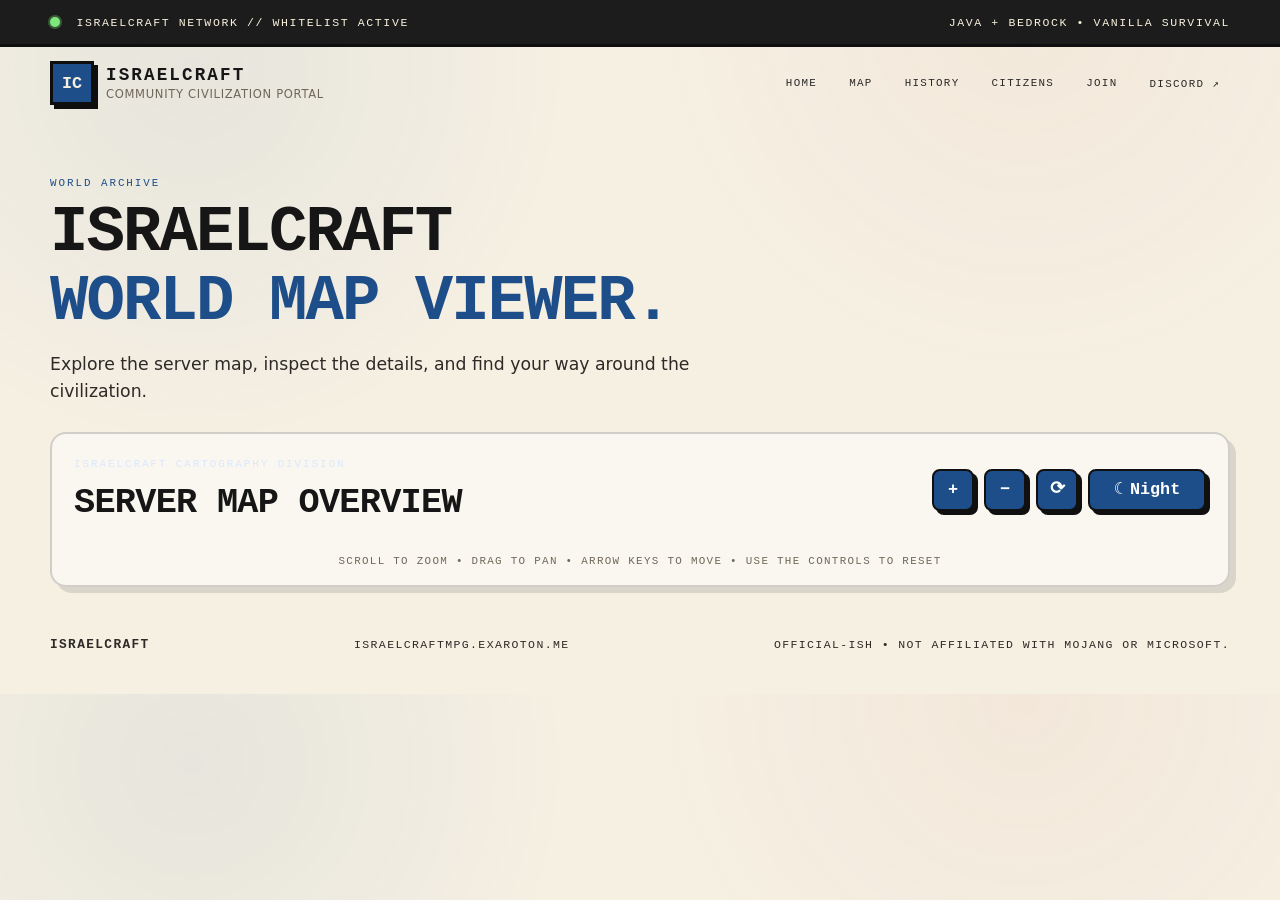
<file: map.html>
<!DOCTYPE html>
<html lang="en">
<head>
  <meta charset="UTF-8">
  <meta name="viewport" content="width=device-width, initial-scale=1.0">
  <title>IsraelCraft — World Map</title>
  <meta name="description" content="Explore the IsraelCraft Minecraft world map.">
  <link rel="icon" type="image/png" href="images/favicon.png">
  <link rel="stylesheet" href="map.css">
</head>
<body>
  <div class="topbar"><div class="wrap"><span><i class="status-dot"></i> ISRAELCRAFT NETWORK // WHITELIST ACTIVE</span><span>JAVA + BEDROCK • VANILLA SURVIVAL</span></div></div>
  <header><nav class="wrap navigation" aria-label="Main navigation">
    <a class="brand" href="index.html"><span class="brand-mark">IC</span><span><strong>ISRAELCRAFT</strong><small>community civilization portal</small></span></a>
    <div class="navlinks"><a href="index.html">Home</a><a href="#map">Map</a><a href="index.html#history">History</a><a href="index.html#people">Citizens</a><a href="index.html#join">Join</a><a href="https://discord.gg/fUkshKDKEz" target="_blank" rel="noopener">Discord ↗</a></div>
  </nav></header>
  <main class="wrap page-content" id="map">
    <section class="intro"><div class="eyebrow">World archive</div><h1>IsraelCraft<br><span>world map viewer.</span></h1><p>Explore the server map, inspect the details, and find your way around the civilization.</p></section>
    <section class="map-card" aria-labelledby="map-title">
      <div class="map-card-header"><div><div class="eyebrow light">IsraelCraft cartography division</div><h2 id="map-title">Server map overview</h2></div><div class="map-controls" aria-label="Map controls"><button id="zoom-in" type="button" aria-label="Zoom in">+</button><button id="zoom-out" type="button" aria-label="Zoom out">−</button><button id="reset-view" type="button" aria-label="Reset view">⟳</button><button id="mode-toggle" class="mode-toggle" type="button" aria-pressed="false" aria-label="Switch to night map">☾ <span>Night</span></button></div></div>
      <div id="map-container" aria-label="Zoomable IsraelCraft world map"><img id="map-image" class="map-image" src="images/map.png" alt="IsraelCraft world map, daytime"><img id="map-image-night" class="map-image map-image-night" src="images/nightmap.png" alt="IsraelCraft world map, nighttime" aria-hidden="true"></div>
      <p class="map-help">Scroll to zoom • drag to pan • arrow keys to move • use the controls to reset</p>
    </section>
  </main>
  <footer class="wrap footer"><strong>ISRAELCRAFT</strong><span>IsraelCraftMPG.exaroton.me</span><span>OFFICIAL-ISH • Not affiliated with Mojang or Microsoft.</span></footer>
  <script src="map-controls-fix.js"></script>
  <script src="map.js"></script>
</body>
</html>
</file>
<file: map.css>
*{box-sizing:border-box}:root{--ink:#161616;--paper:#f2ecd9;--blue:#1d4e89;--blue2:#356fba;--muted:#6f6859;--line:#bdb39a;--pixel:"Courier New",ui-monospace,monospace;--sans:Inter,ui-sans-serif,system-ui,-apple-system,BlinkMacSystemFont,"Segoe UI",sans-serif}html{scroll-behavior:smooth}body{margin:0;font-family:var(--sans);background:radial-gradient(circle at 15% 10%,rgba(29,78,137,.07),transparent 30%),radial-gradient(circle at 80% 1%,rgba(181,60,53,.05),transparent 30%),#f6f0e3;color:var(--ink)}a{color:inherit;text-decoration:none}.wrap{width:min(1180px,calc(100% - 32px));margin:0 auto}.topbar{background:#1c1c1c;color:#f9f1de;font-family:var(--pixel);font-size:.72rem;letter-spacing:.14em;text-transform:uppercase;border-bottom:3px solid #0f0f0f}.topbar .wrap{display:flex;align-items:center;justify-content:space-between;gap:16px;min-height:44px;padding:8px 0}.status-dot{display:inline-block;width:10px;height:10px;border-radius:50%;background:#7ee77c;box-shadow:0 0 0 2px rgba(126,231,124,.3);vertical-align:middle;margin-right:8px}.navigation{display:flex;align-items:center;justify-content:space-between;gap:20px;padding:14px 0}.brand{display:flex;align-items:center;gap:12px;min-width:0}.brand-mark{width:44px;height:44px;display:grid;place-items:center;background:var(--blue);color:#f6efe2;font-weight:900;border:3px solid #0e0e0e;box-shadow:4px 4px 0 #0e0e0e;font-family:var(--pixel);font-size:1.05rem}.brand strong{display:block;font-family:var(--pixel);font-size:1.1rem;letter-spacing:.12em;text-transform:uppercase}.brand small{display:block;color:var(--muted);font-size:.72rem;letter-spacing:.06em;text-transform:uppercase;margin-top:2px}.navlinks{display:flex;align-items:center;justify-content:center;gap:12px;flex-wrap:wrap}.navlinks a{font-family:var(--pixel);font-size:.68rem;letter-spacing:.12em;text-transform:uppercase;color:var(--ink);opacity:.9;padding:8px 10px;border-radius:6px;transition:all .15s ease}.navlinks a:hover{background:rgba(29,78,137,.08)}.page-content{padding:42px 0 28px}.intro{padding:16px 0 26px}.eyebrow{font-family:var(--pixel);font-size:.68rem;letter-spacing:.18em;text-transform:uppercase;color:var(--blue);margin-bottom:14px}.eyebrow.light{color:#d8e8ff}.intro h1{margin:0;font-family:var(--pixel);font-size:clamp(2.4rem,5vw,4.2rem);line-height:.95;letter-spacing:-.03em;text-transform:uppercase}.intro h1 span{display:block;color:var(--blue);margin-top:8px}.intro p{max-width:680px;margin:18px 0 0;font-size:1.08rem;line-height:1.6;color:#2d2a27}.map-card{background:rgba(255,255,255,.46);border:2px solid rgba(22,22,22,.18);box-shadow:6px 6px 0 rgba(22,22,22,.12);border-radius:16px;padding:18px}.map-card-header{display:flex;align-items:center;justify-content:space-between;gap:16px;flex-wrap:wrap;padding:6px 4px 18px}.map-card-header h2{margin:0;font-family:var(--pixel);font-size:clamp(1.5rem,3vw,2.2rem);line-height:1.1;letter-spacing:-.02em;text-transform:uppercase}.map-controls{display:flex;align-items:center;justify-content:center;gap:10px;flex-wrap:wrap;margin-left:auto}.map-controls button{appearance:none;-webkit-appearance:none;display:inline-flex;align-items:center;justify-content:center;flex:0 0 auto;box-sizing:border-box;width:42px;min-width:42px;height:42px;padding:0;margin:0;line-height:1;text-align:center;cursor:pointer;border:2px solid #101010;border-radius:8px;background:var(--blue);color:#fff;font-family:var(--pixel);font-size:1.05rem;font-weight:700;box-shadow:4px 4px 0 #101010;transition:transform .12s ease, box-shadow .12s ease, background .12s ease}.map-controls button:hover{transform:translate(-1px,-1px);box-shadow:5px 5px 0 #101010;background:var(--blue2)}.map-controls button:active{transform:translate(1px,1px);box-shadow:2px 2px 0 #101010}.map-controls button.mode-toggle{width:auto;min-width:118px;padding:0 14px;gap:6px;white-space:nowrap}.map-controls button.mode-toggle[aria-pressed="true"]{background:#1b1b1b;color:#f6d8a6}.map-controls #reset-view{font-size:1.15rem}.map-controls #waypoint-toggle,.map-controls #waypoint-toggle:hover{font-size:0;color:transparent;background-image:url("data:image/svg+xml,%3Csvg xmlns='http://www.w3.org/2000/svg' viewBox='0 0 24 24'%3E%3Cpath fill='%23fff' d='M12 2a1 1 0 0 1 1 1v7.59l5.71 5.7-1.41 1.42L13 14.41V21a1 1 0 1 1-2 0v-6.59L6.7 16.71l-1.4-1.42L11 10.59V3a1 1 0 0 1 1-1z'/%3E%3C/svg%3E");background-repeat:no-repeat;background-position:center;background-size:18px 18px}.map-container{position:relative;overflow:hidden;border-radius:14px;border:2px solid rgba(22,22,22,.15);background:#dfe6d8}.map-image,.map-image-night{display:block;width:100%;height:auto}.map-help{margin:14px 0 0;text-align:center;font-family:var(--pixel);font-size:.68rem;letter-spacing:.12em;text-transform:uppercase;color:var(--muted)}.footer{display:flex;justify-content:space-between;align-items:center;gap:12px;flex-wrap:wrap;padding:22px 0 42px;color:#2d2a27;font-family:var(--pixel);font-size:.72rem;letter-spacing:.12em;text-transform:uppercase}.footer strong{font-size:.8rem}@media (max-width:700px){.topbar .wrap,.navigation,.map-card-header,.footer{flex-direction:column;align-items:center;text-align:center}.navlinks{justify-content:center}.map-controls{margin-left:0}.map-card{padding:14px}}
</file>
